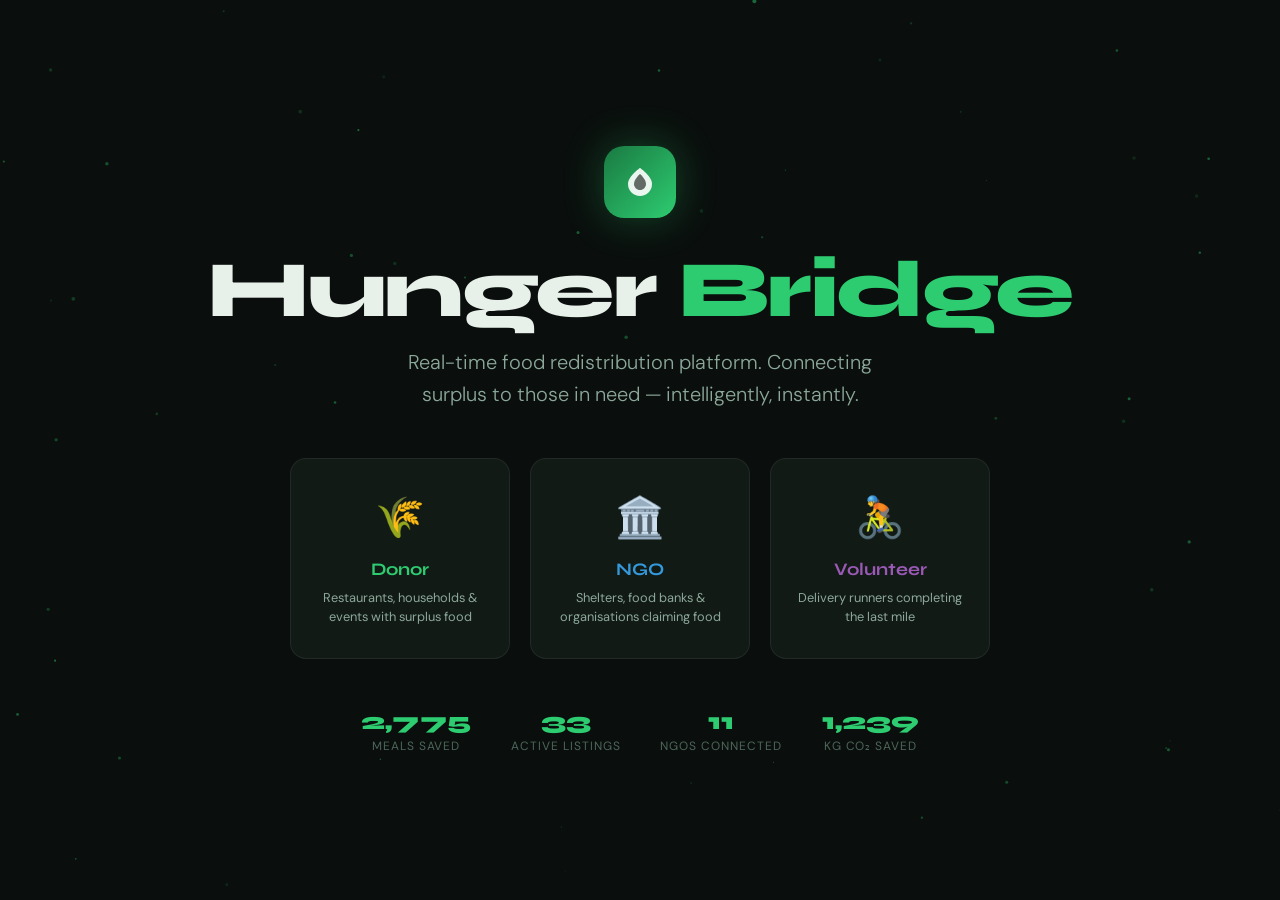
<file: frontend/index.html>
<!DOCTYPE html>
<html lang="en">
<head>
  <meta charset="UTF-8">
  <meta name="viewport" content="width=device-width, initial-scale=1.0">
  <title>Hunger Bridge — Real-Time Food Redistribution</title>
  <link rel="stylesheet" href="style.css">
</head>
<body>

<canvas id="particles"></canvas>

<div id="landing">
  <div class="logo-mark">
    <div class="logo-pulse"></div>
    <div class="logo-pulse"></div>
    <svg viewBox="0 0 40 40" fill="none" xmlns="http://www.w3.org/2000/svg">
      <path d="M20 6C20 6 8 14 8 22C8 28.627 13.373 34 20 34C26.627 34 32 28.627 32 22C32 14 20 6 20 6Z" fill="white" opacity="0.9"/>
      <path d="M20 12C20 12 14 17 14 22C14 25.314 16.686 28 20 28C23.314 28 26 25.314 26 22C26 17 20 12 20 12Z" fill="#0a0f0d" opacity="0.6"/>
    </svg>
  </div>

  <h1 class="brand">Hunger<span> Bridge</span></h1>
  <p class="tagline">Real-time food redistribution platform. Connecting surplus to those in need — intelligently, instantly.</p>

  <div class="role-grid">
    <div class="role-card donor" onclick="location.href='donor.html'">
      <span class="role-icon">🌾</span>
      <div class="role-title">Donor</div>
      <div class="role-desc">Restaurants, households & events with surplus food</div>
    </div>
    <div class="role-card ngo" onclick="location.href='ngo.html'">
      <span class="role-icon">🏛️</span>
      <div class="role-title">NGO</div>
      <div class="role-desc">Shelters, food banks & organisations claiming food</div>
    </div>
    <div class="role-card volunteer" onclick="location.href='volunteer.html'">
      <span class="role-icon">🚴</span>
      <div class="role-title">Volunteer</div>
      <div class="role-desc">Delivery runners completing the last mile</div>
    </div>
  </div>

  <div class="stats-bar">
    <div class="stat"><div class="stat-num" id="ls-saved">0</div><div class="stat-label">Meals saved</div></div>
    <div class="stat"><div class="stat-num" id="ls-active">0</div><div class="stat-label">Active listings</div></div>
    <div class="stat"><div class="stat-num" id="ls-ngos">0</div><div class="stat-label">NGOs connected</div></div>
    <div class="stat"><div class="stat-num" id="ls-co2">0</div><div class="stat-label">kg CO₂ saved</div></div>
  </div>
</div>

<div id="toast-container"></div>

<script src="script.js"></script>
<script>
  // Animate landing counters
  const targets = { 'ls-saved': 2847, 'ls-active': 34, 'ls-ngos': 12, 'ls-co2': 1340 };
  Object.entries(targets).forEach(([id, target]) => {
    const el = document.getElementById(id);
    if (!el) return;
    let current = 0;
    const step = target / 40;
    const interval = setInterval(() => {
      current = Math.min(target, current + step);
      el.textContent = Math.floor(current).toLocaleString();
      if (current >= target) clearInterval(interval);
    }, 30);
  });
</script>
</body>
</html>
</file>
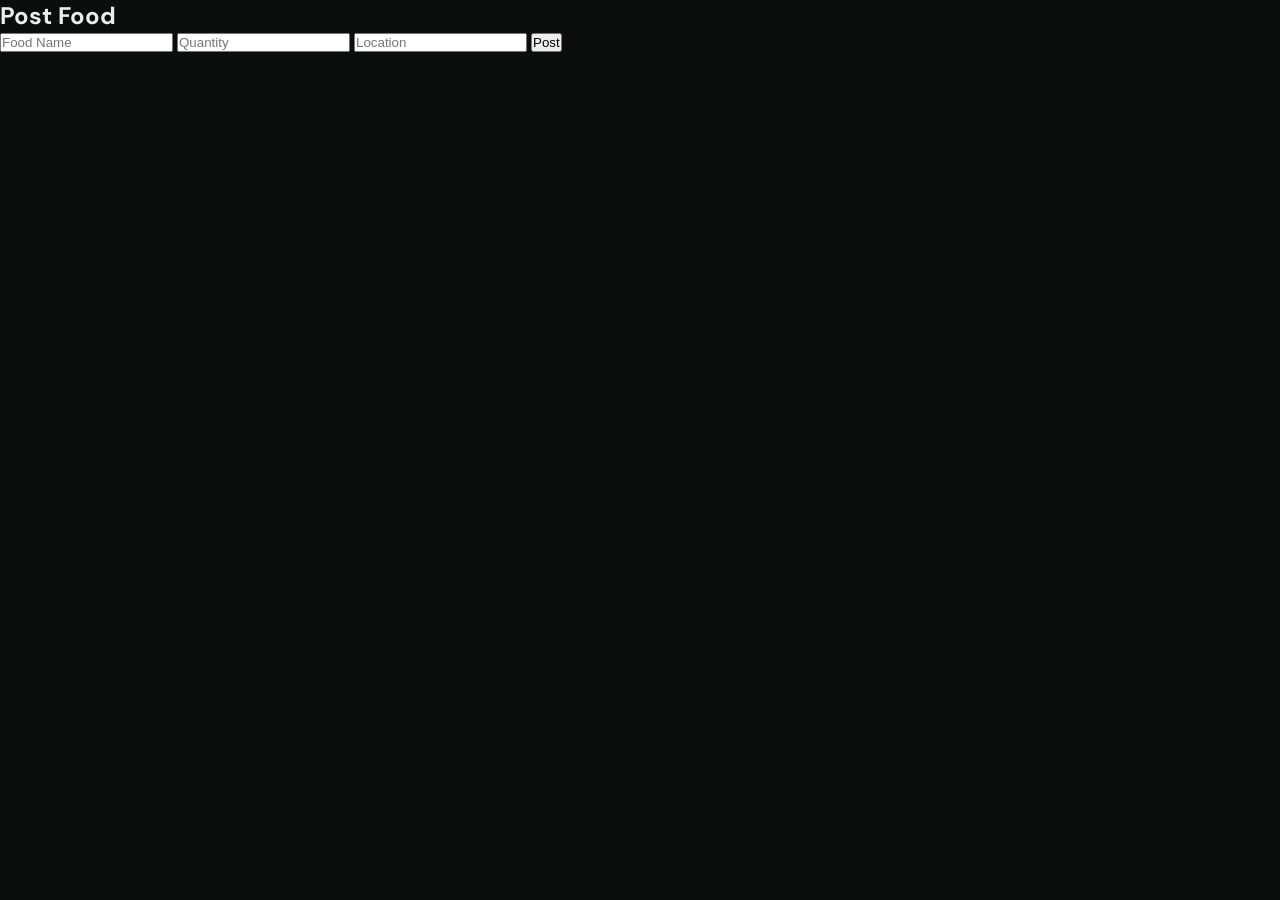
<file: frontend/donar.html>
<!DOCTYPE html>
<html>
<head>
  <title>Donor</title>
  <link rel="stylesheet" href="style.css">
</head>
<body>

<div class="container">
  <h2>Post Food</h2>

  <input id="title" placeholder="Food Name">
  <input id="quantity" placeholder="Quantity">
  <input id="location" placeholder="Location">

  <button onclick="postFood()">Post</button>
</div>

<script src="script.js"></script>
<script>
function postFood() {
  addFood(
    document.getElementById("title").value,
    document.getElementById("quantity").value,
    document.getElementById("location").value
  );

  alert("Food Posted!");
}
</script>

</body>
</html>
</file>
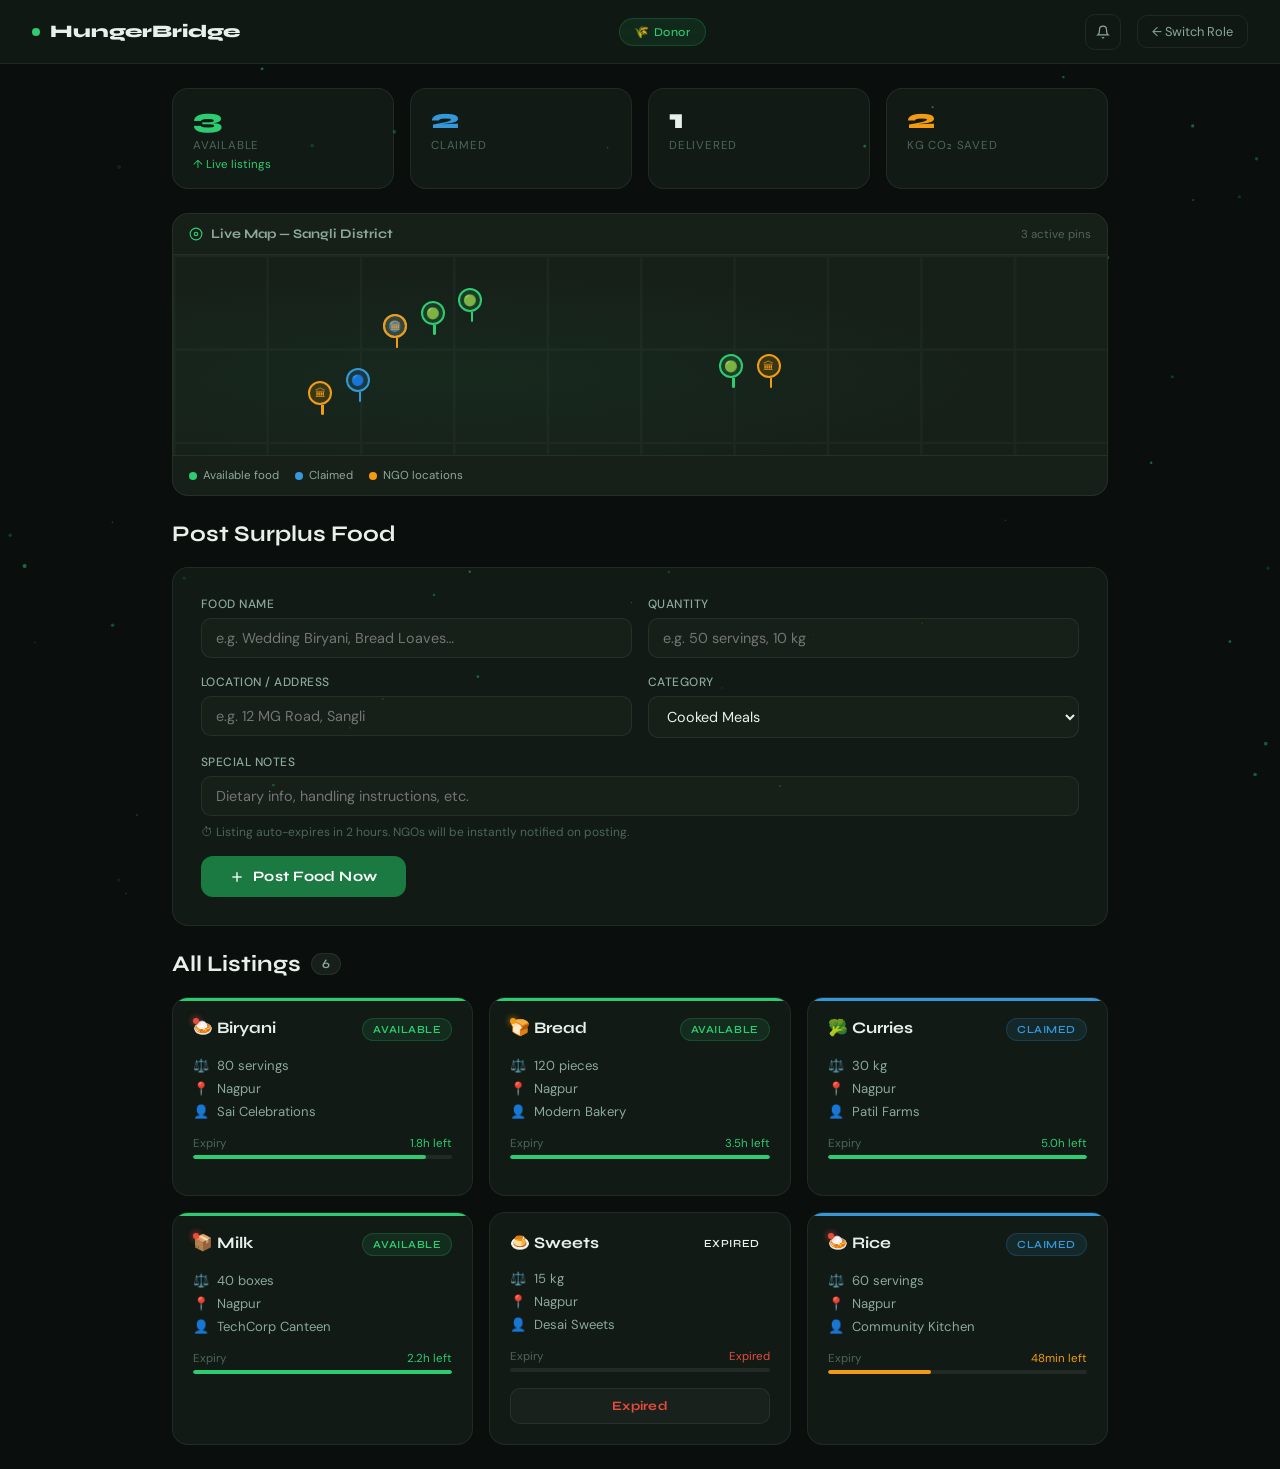
<file: frontend/donor.html>
<!DOCTYPE html>
<html lang="en">
<head>
  <meta charset="UTF-8">
  <meta name="viewport" content="width=device-width, initial-scale=1.0">
  <title>Hunger Bridge — Donor</title>
  <link rel="stylesheet" href="style.css">
</head>
<body>

<canvas id="particles"></canvas>

<div id="header-mount"></div>

<div class="app-body" id="page-body"></div>

<div id="toast-container"></div>

<script src="script.js"></script>
<script>
  // Inject shared header
  document.getElementById('header-mount').innerHTML = renderHeader('🌾 Donor', 'donor');

  function renderPage() {
    const foods = getFoods();
    const stats = {
      available: foods.filter(f => f.status === 'available').length,
      claimed:   foods.filter(f => f.status === 'claimed').length,
      delivered: foods.filter(f => f.status === 'delivered').length,
    };

    document.getElementById('page-body').innerHTML = `
      <div class="stats-row">
        <div class="stat-card green">
          <div class="stat-card-num">${stats.available}</div>
          <div class="stat-card-label">Available</div>
          <div class="stat-card-delta">↑ Live listings</div>
        </div>
        <div class="stat-card blue">
          <div class="stat-card-num">${stats.claimed}</div>
          <div class="stat-card-label">Claimed</div>
        </div>
        <div class="stat-card">
          <div class="stat-card-num" style="color:var(--text)">${stats.delivered}</div>
          <div class="stat-card-label">Delivered</div>
        </div>
        <div class="stat-card amber">
          <div class="stat-card-num">${Math.round(stats.delivered * 2.3)}</div>
          <div class="stat-card-label">kg CO₂ Saved</div>
        </div>
      </div>

      ${renderMap()}

      <div class="section-title">Post Surplus Food</div>
      <div class="post-form">
        <div class="form-grid">
          <div class="form-field">
            <label>Food Name</label>
            <input id="f-title" placeholder="e.g. Wedding Biryani, Bread Loaves…">
          </div>
          <div class="form-field">
            <label>Quantity</label>
            <input id="f-qty" placeholder="e.g. 50 servings, 10 kg">
          </div>
          <div class="form-field">
            <label>Location / Address</label>
            <input id="f-loc" placeholder="e.g. 12 MG Road, Sangli">
          </div>
          <div class="form-field">
            <label>Category</label>
            <select id="f-cat">
              <option>Cooked Meals</option>
              <option>Bakery</option>
              <option>Produce</option>
              <option>Packaged</option>
              <option>Sweets</option>
              <option>Other</option>
            </select>
          </div>
          <div class="form-field full">
            <label>Special Notes</label>
            <input id="f-notes" placeholder="Dietary info, handling instructions, etc.">
          </div>
        </div>
        <p class="expiry-note">⏱ Listing auto-expires in 2 hours. NGOs will be instantly notified on posting.</p>
        <button class="btn-primary" onclick="postFood()">
          <svg width="16" height="16" viewBox="0 0 24 24" fill="none" stroke="currentColor" stroke-width="2">
            <line x1="12" y1="5" x2="12" y2="19"/>
            <line x1="5" y1="12" x2="19" y2="12"/>
          </svg>
          Post Food Now
        </button>
      </div>

      <div class="section-title">All Listings <span class="count-badge">${foods.length}</span></div>
      <div class="food-grid" id="food-list">
        ${foods.map(f => renderFoodCard(f, 'donor')).join('')}
      </div>`;
  }

  function postFood() {
    const title = document.getElementById('f-title').value.trim();
    const qty   = document.getElementById('f-qty').value.trim();
    const loc   = document.getElementById('f-loc').value.trim();
    const cat   = document.getElementById('f-cat').value;
    if (!title || !qty || !loc) { toast('Please fill in all required fields', 'warn', '⚠'); return; }

    const foods = getFoods();
    foods.push({
      id:       Date.now(),
      title, quantity: qty, location: loc, category: cat,
      status:   'available',
      expiry:   Date.now() + 2 * 3600000,
      posted:   Date.now(),
      donor:    'You',
      priority: (qty.includes('kg') && parseInt(qty) > 20) ? 'high' : 'medium',
      lat:      16.864 + (Math.random() - 0.5) * 0.05,
      lng:      74.571 + (Math.random() - 0.5) * 0.05,
    });
    saveFoods(foods);
    addNotif('green', 'Food Posted Successfully', `${title} — ${qty} listed for ${loc}`);
    toast(`"${title}" posted! NGOs notified instantly.`, 'success', '🌾');
    ['f-title','f-qty','f-loc','f-notes'].forEach(id => { const el = document.getElementById(id); if (el) el.value = ''; });
    renderPage();
  }

  renderPage();
</script>
</body>
</html>
</file>
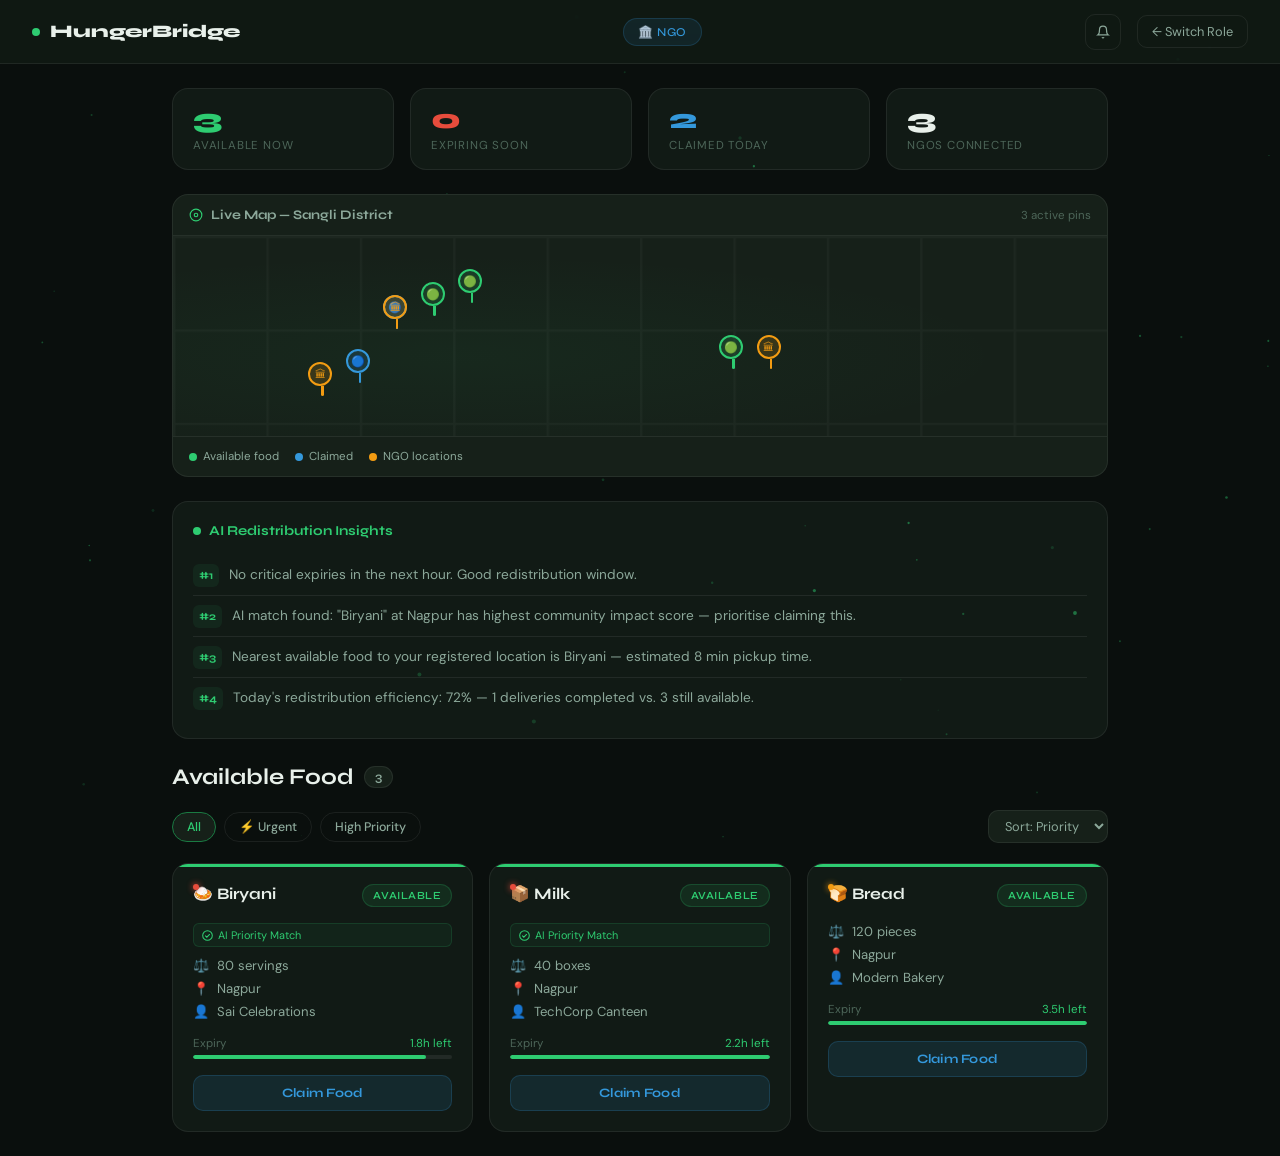
<file: frontend/ngo.html>
<!DOCTYPE html>
<html lang="en">
<head>
  <meta charset="UTF-8">
  <meta name="viewport" content="width=device-width, initial-scale=1.0">
  <title>Hunger Bridge — NGO</title>
  <link rel="stylesheet" href="style.css">
</head>
<body>

<canvas id="particles"></canvas>

<div id="header-mount"></div>

<div class="app-body" id="page-body"></div>

<div id="toast-container"></div>

<script src="script.js"></script>
<script>
  document.getElementById('header-mount').innerHTML = renderHeader('🏛️ NGO', 'ngo');

  let filterStatus = 'all';

  function renderPage() {
    const foods     = getFoods();
    const available = foods.filter(f => f.status === 'available');
    const urgent    = available.filter(f => getExpiryInfo(f.expiry).hours < 1);
    const sorted    = [...available].sort((a, b) => {
      const priorityMap = { high: 0, medium: 1, low: 2 };
      const ap = priorityMap[a.priority] ?? 2;
      const bp = priorityMap[b.priority] ?? 2;
      const ae = getExpiryInfo(a.expiry).hours;
      const be = getExpiryInfo(b.expiry).hours;
      return (ap - bp) || (ae - be);
    });

    const urgencyBanner = urgent.length > 0
      ? `<div class="urgency-section">
           <div class="urgency-icon">🚨</div>
           <div class="urgency-text">
             <h4>${urgent.length} listing${urgent.length > 1 ? 's' : ''} expiring in under 60 minutes</h4>
             <p>Claim immediately to prevent food waste — these are prioritised by AI matching.</p>
           </div>
         </div>` : '';

    document.getElementById('page-body').innerHTML = `
      <div class="stats-row">
        <div class="stat-card green">
          <div class="stat-card-num">${available.length}</div>
          <div class="stat-card-label">Available Now</div>
        </div>
        <div class="stat-card red">
          <div class="stat-card-num">${urgent.length}</div>
          <div class="stat-card-label">Expiring Soon</div>
        </div>
        <div class="stat-card blue">
          <div class="stat-card-num">${foods.filter(f => f.status === 'claimed').length}</div>
          <div class="stat-card-label">Claimed Today</div>
        </div>
        <div class="stat-card">
          <div class="stat-card-num" style="color:var(--text)">3</div>
          <div class="stat-card-label">NGOs Connected</div>
        </div>
      </div>

      ${renderMap()}
      ${urgencyBanner}

      <div class="ai-section">
        <div class="ai-section-header"><div class="ai-pulse"></div> AI Redistribution Insights</div>
        <div id="ai-insights"><span class="typing-cursor"></span></div>
      </div>

      <div class="section-title">Available Food <span class="count-badge">${available.length}</span></div>
      <div class="filter-bar">
        <button class="filter-chip ${filterStatus==='all'    ?'active':''}" onclick="setFilter('all')">All</button>
        <button class="filter-chip ${filterStatus==='urgent' ?'active':''}" onclick="setFilter('urgent')">⚡ Urgent</button>
        <button class="filter-chip ${filterStatus==='high'   ?'active':''}" onclick="setFilter('high')">High Priority</button>
        <div class="filter-spacer"></div>
        <select class="sort-select" onchange="resortNGO(this.value)">
          <option value="priority">Sort: Priority</option>
          <option value="expiry">Sort: Expiry</option>
        </select>
      </div>
      <div class="food-grid" id="food-list">
        ${sorted.map(f => renderFoodCard(f, 'ngo')).join('')}
        ${sorted.length === 0 ? '<div class="empty-state"><p>No available food listings right now.<br>Check back soon!</p></div>' : ''}
      </div>`;

    setTimeout(typeAIInsights, 400);
  }

  function typeAIInsights() {
    const foods     = getFoods();
    const available = foods.filter(f => f.status === 'available');
    const urgent    = available.filter(f => getExpiryInfo(f.expiry).hours < 1);
    const highPrio  = available.filter(f => f.priority === 'high');
    const insights  = [
      urgent.length > 0
        ? `${urgent.length} listing${urgent.length > 1 ? 's are' : ' is'} expiring within 60 minutes — immediate claim prevents total waste.`
        : 'No critical expiries in the next hour. Good redistribution window.',
      highPrio.length > 0
        ? `AI match found: "${highPrio[0].title}" at ${highPrio[0].location} has highest community impact score — prioritise claiming this.`
        : 'All current listings are medium to low priority.',
      `Nearest available food to your registered location is ${available[0]?.title || 'N/A'} — estimated 8 min pickup time.`,
      `Today's redistribution efficiency: 72% — ${foods.filter(f => f.status === 'delivered').length} deliveries completed vs. ${available.length} still available.`,
    ];
    const el = document.getElementById('ai-insights');
    if (!el) return;
    el.innerHTML = '';
    insights.forEach((text, i) => {
      const div = document.createElement('div');
      div.className = 'ai-insight-item';
      div.innerHTML = `<span class="ai-insight-num">#${i + 1}</span><span>${text}</span>`;
      div.style.opacity = '0';
      el.appendChild(div);
      setTimeout(() => { div.style.transition = 'opacity 0.4s'; div.style.opacity = '1'; }, i * 300 + 200);
    });
  }

  function setFilter(status) {
    filterStatus = status;
    const foods    = getFoods().filter(f => f.status === 'available');
    let filtered   = foods;
    if (status === 'urgent') filtered = foods.filter(f => getExpiryInfo(f.expiry).hours < 1);
    if (status === 'high')   filtered = foods.filter(f => f.priority === 'high');
    document.querySelectorAll('.filter-chip').forEach(c => c.classList.remove('active'));
    event.target.classList.add('active');
    const list = document.getElementById('food-list');
    if (list) list.innerHTML = filtered.map(f => renderFoodCard(f, 'ngo')).join('')
      || '<div class="empty-state"><p>No listings match this filter.</p></div>';
  }

  function resortNGO(sortBy) {
    const foods  = getFoods().filter(f => f.status === 'available');
    const sorted = sortBy === 'expiry'
      ? [...foods].sort((a, b) => a.expiry - b.expiry)
      : [...foods].sort((a, b) => { const m = { high:0, medium:1, low:2 }; return (m[a.priority]||2) - (m[b.priority]||2); });
    const list = document.getElementById('food-list');
    if (list) list.innerHTML = sorted.map(f => renderFoodCard(f, 'ngo')).join('');
  }

  renderPage();
</script>
</body>
</html>
</file>
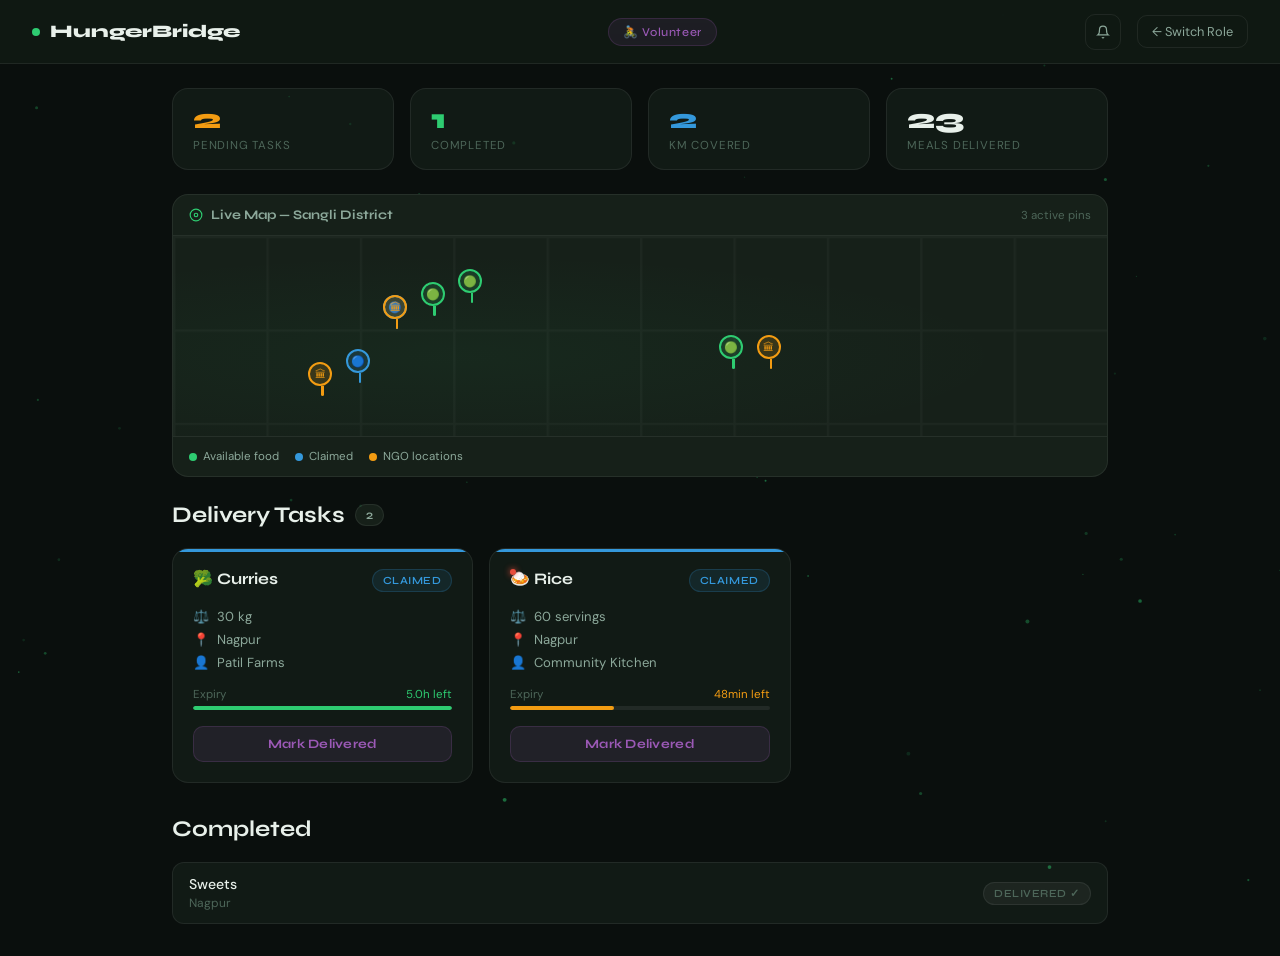
<file: frontend/volunteer.html>
<!DOCTYPE html>
<html lang="en">
<head>
  <meta charset="UTF-8">
  <meta name="viewport" content="width=device-width, initial-scale=1.0">
  <title>HungerBridge — Volunteer</title>
  <link rel="stylesheet" href="style.css">
</head>
<body>

<canvas id="particles"></canvas>

<div id="header-mount"></div>

<div class="app-body" id="page-body"></div>

<div id="toast-container"></div>

<script src="script.js"></script>
<script>
  document.getElementById('header-mount').innerHTML = renderHeader('🚴 Volunteer', 'volunteer');

  function renderPage() {
    const foods     = getFoods();
    const claimed   = foods.filter(f => f.status === 'claimed');
    const delivered = foods.filter(f => f.status === 'delivered');

    document.getElementById('page-body').innerHTML = `
      <div class="stats-row">
        <div class="stat-card amber">
          <div class="stat-card-num">${claimed.length}</div>
          <div class="stat-card-label">Pending Tasks</div>
        </div>
        <div class="stat-card green">
          <div class="stat-card-num">${delivered.length}</div>
          <div class="stat-card-label">Completed</div>
        </div>
        <div class="stat-card blue">
          <div class="stat-card-num">${Math.round(delivered.length * 1.8)}</div>
          <div class="stat-card-label">km Covered</div>
        </div>
        <div class="stat-card">
          <div class="stat-card-num" style="color:var(--text)">${Math.round(delivered.length * 23)}</div>
          <div class="stat-card-label">Meals Delivered</div>
        </div>
      </div>

      ${renderMap()}

      <div class="section-title">Delivery Tasks <span class="count-badge">${claimed.length}</span></div>
      <div class="food-grid" id="food-list">
        ${claimed.map(f => renderFoodCard(f, 'volunteer')).join('')}
        ${claimed.length === 0
          ? `<div class="empty-state">
               <svg width="48" height="48" viewBox="0 0 24 24" fill="none" stroke="currentColor" stroke-width="1.5">
                 <path d="M9 12l2 2 4-4"/><circle cx="12" cy="12" r="10"/>
               </svg>
               <p>All deliveries complete!<br>Great work.</p>
             </div>` : ''}
      </div>

      ${delivered.length > 0 ? `
        <div class="history-section">
          <div class="section-title">Completed</div>
          ${delivered.map(f => `
            <div class="history-item">
              <div class="history-info">
                <h4>${f.title}</h4>
                <p>${f.location}</p>
              </div>
              <span class="status-badge delivered">Delivered ✓</span>
            </div>`).join('')}
        </div>` : ''}`;
  }

  renderPage();
</script>
</body>
</html>
</file>
<file: frontend/style.css>
@import url('https://fonts.googleapis.com/css2?family=Syne:wght@400;600;700;800&family=DM+Sans:ital,wght@0,300;0,400;0,500;1,300&display=swap');

:root {
  --bg: #0a0f0d;
  --surface: #111a15;
  --surface2: #162019;
  --border: rgba(255,255,255,0.07);
  --border2: rgba(255,255,255,0.12);
  --text: #e8f0ea;
  --text2: #8ca89a;
  --text3: #4d6659;
  --green: #2ecc71;
  --green2: #27ae60;
  --green3: #1a7a42;
  --amber: #f39c12;
  --red: #e74c3c;
  --blue: #3498db;
  --purple: #9b59b6;
  --card-radius: 16px;
  --font: 'DM Sans', sans-serif;
  --head: 'Syne', sans-serif;
}

* { box-sizing: border-box; margin: 0; padding: 0; }
body { background: var(--bg); color: var(--text); font-family: var(--font); min-height: 100vh; overflow-x: hidden; }

/* PARTICLES BG */
#particles { position: fixed; inset: 0; pointer-events: none; z-index: 0; }

/* LANDING */
#landing { position: relative; z-index: 1; min-height: 100vh; display: flex; flex-direction: column; align-items: center; justify-content: center; padding: 2rem; text-align: center; }
.logo-mark { width: 72px; height: 72px; border-radius: 20px; background: linear-gradient(135deg, var(--green3), var(--green)); display: flex; align-items: center; justify-content: center; margin: 0 auto 2rem; position: relative; overflow: hidden; box-shadow: 0 0 40px rgba(46,204,113,0.3); }
.logo-mark svg { width: 40px; height: 40px; }
.logo-pulse { position: absolute; inset: -8px; border-radius: 28px; border: 2px solid var(--green); opacity: 0; animation: pulse-ring 2.5s ease-out infinite; }
.logo-pulse:nth-child(2) { animation-delay: 0.8s; }
@keyframes pulse-ring { 0% { opacity: 0.6; transform: scale(1); } 100% { opacity: 0; transform: scale(1.5); } }
.brand { font-family: var(--head); font-size: clamp(2.5rem, 8vw, 5rem); font-weight: 800; letter-spacing: -0.03em; color: var(--text); line-height: 1; }
.brand span { color: var(--green); }
.tagline { font-size: clamp(1rem, 2.5vw, 1.25rem); color: var(--text2); margin: 1rem 0 3rem; font-weight: 300; max-width: 480px; line-height: 1.6; }
.role-grid { display: grid; grid-template-columns: repeat(3, 1fr); gap: 1.25rem; width: 100%; max-width: 700px; margin: 0 auto; }
.role-card { background: var(--surface); border: 1px solid var(--border); border-radius: var(--card-radius); padding: 2rem 1.5rem; cursor: pointer; transition: all 0.3s cubic-bezier(0.4,0,0.2,1); position: relative; overflow: hidden; }
.role-card::before { content: ''; position: absolute; inset: 0; opacity: 0; transition: opacity 0.3s; }
.role-card.donor::before { background: radial-gradient(circle at 50% 0%, rgba(46,204,113,0.15), transparent 70%); }
.role-card.ngo::before { background: radial-gradient(circle at 50% 0%, rgba(52,152,219,0.15), transparent 70%); }
.role-card.volunteer::before { background: radial-gradient(circle at 50% 0%, rgba(155,89,182,0.15), transparent 70%); }
.role-card:hover { transform: translateY(-4px); border-color: var(--border2); }
.role-card:hover::before { opacity: 1; }
.role-card.donor:hover { box-shadow: 0 12px 40px rgba(46,204,113,0.15); }
.role-card.ngo:hover { box-shadow: 0 12px 40px rgba(52,152,219,0.15); }
.role-card.volunteer:hover { box-shadow: 0 12px 40px rgba(155,89,182,0.15); }
.role-icon { font-size: 2.5rem; margin-bottom: 1rem; display: block; }
.role-title { font-family: var(--head); font-size: 1.1rem; font-weight: 700; margin-bottom: 0.5rem; }
.role-desc { font-size: 0.8rem; color: var(--text2); line-height: 1.5; }
.role-card.donor .role-title { color: var(--green); }
.role-card.ngo .role-title { color: var(--blue); }
.role-card.volunteer .role-title { color: var(--purple); }
.stats-bar { display: flex; gap: 2.5rem; margin-top: 3rem; justify-content: center; }
.stat { text-align: center; }
.stat-num { font-family: var(--head); font-size: 1.5rem; font-weight: 800; color: var(--green); }
.stat-label { font-size: 0.75rem; color: var(--text3); text-transform: uppercase; letter-spacing: 0.08em; margin-top: 2px; }

/* APP SHELL */
.app-header { background: rgba(17,26,21,0.85); border-bottom: 1px solid var(--border); padding: 0 2rem; height: 64px; display: flex; align-items: center; justify-content: space-between; position: sticky; top: 0; z-index: 100; backdrop-filter: blur(20px); }
.app-logo { font-family: var(--head); font-size: 1.1rem; font-weight: 800; display: flex; align-items: center; gap: 10px; text-decoration: none; color: var(--text); }
.app-logo .dot { width: 8px; height: 8px; background: var(--green); border-radius: 50%; display: inline-block; animation: blink 2s ease-in-out infinite; }
@keyframes blink { 0%,100% { opacity: 1; } 50% { opacity: 0.3; } }
.role-badge { display: flex; align-items: center; gap: 8px; }
.role-pill { padding: 6px 14px; border-radius: 100px; font-size: 0.75rem; font-weight: 500; font-family: var(--head); letter-spacing: 0.05em; }
.role-pill.donor { background: rgba(46,204,113,0.1); color: var(--green); border: 1px solid rgba(46,204,113,0.2); }
.role-pill.ngo { background: rgba(52,152,219,0.1); color: var(--blue); border: 1px solid rgba(52,152,219,0.2); }
.role-pill.volunteer { background: rgba(155,89,182,0.1); color: var(--purple); border: 1px solid rgba(155,89,182,0.2); }
.btn-back { background: none; border: 1px solid var(--border); color: var(--text2); padding: 7px 14px; border-radius: 10px; cursor: pointer; font-family: var(--font); font-size: 0.8rem; transition: all 0.2s; text-decoration: none; display: inline-flex; align-items: center; }
.btn-back:hover { border-color: var(--border2); color: var(--text); }
.header-actions { display: flex; align-items: center; gap: 1rem; }
.notif-btn { position: relative; background: none; border: 1px solid var(--border); border-radius: 10px; width: 36px; height: 36px; cursor: pointer; display: flex; align-items: center; justify-content: center; color: var(--text2); transition: all 0.2s; }
.notif-btn:hover { border-color: var(--border2); color: var(--text); }
.notif-dot { position: absolute; top: 6px; right: 6px; width: 7px; height: 7px; background: var(--red); border-radius: 50%; border: 1.5px solid var(--surface); }

/* NOTIFICATION PANEL */
.notif-panel { position: fixed; top: 72px; right: 1rem; width: 340px; background: var(--surface); border: 1px solid var(--border2); border-radius: var(--card-radius); z-index: 200; display: none; max-height: 400px; overflow-y: auto; box-shadow: 0 20px 60px rgba(0,0,0,0.5); }
.notif-panel.open { display: block; animation: slideDown 0.2s ease; }
@keyframes slideDown { from { opacity: 0; transform: translateY(-8px); } to { opacity: 1; transform: translateY(0); } }
.notif-header { padding: 1rem 1.25rem; border-bottom: 1px solid var(--border); display: flex; justify-content: space-between; align-items: center; }
.notif-header span { font-family: var(--head); font-size: 0.9rem; font-weight: 700; }
.notif-item { padding: 0.9rem 1.25rem; border-bottom: 1px solid var(--border); display: flex; gap: 10px; align-items: flex-start; animation: fadeInUp 0.3s ease; }
@keyframes fadeInUp { from { opacity: 0; transform: translateY(6px); } to { opacity: 1; transform: translateY(0); } }
.notif-icon { width: 32px; height: 32px; border-radius: 10px; display: flex; align-items: center; justify-content: center; flex-shrink: 0; font-size: 14px; }
.notif-icon.green { background: rgba(46,204,113,0.1); color: var(--green); }
.notif-icon.blue { background: rgba(52,152,219,0.1); color: var(--blue); }
.notif-icon.amber { background: rgba(243,156,18,0.1); color: var(--amber); }
.notif-icon.red { background: rgba(231,76,60,0.1); color: var(--red); }
.notif-text { flex: 1; }
.notif-title { font-size: 0.82rem; color: var(--text); font-weight: 500; }
.notif-time { font-size: 0.72rem; color: var(--text3); margin-top: 2px; }

/* MAP PANEL */
.map-panel { background: var(--surface2); border: 1px solid var(--border); border-radius: var(--card-radius); overflow: hidden; position: relative; margin-bottom: 1.5rem; }
.map-canvas { height: 200px; position: relative; overflow: hidden; }
.map-grid { position: absolute; inset: 0; }
.map-overlay { position: absolute; inset: 0; background: radial-gradient(ellipse at 30% 60%, rgba(46,204,113,0.05), transparent 60%); }
.map-legend { padding: 0.75rem 1rem; display: flex; gap: 1rem; border-top: 1px solid var(--border); }
.map-legend-item { display: flex; align-items: center; gap: 6px; font-size: 0.72rem; color: var(--text2); }
.map-legend-dot { width: 8px; height: 8px; border-radius: 50%; }
.pin { position: absolute; cursor: pointer; transform: translate(-50%, -100%); transition: all 0.3s; }
.pin:hover { transform: translate(-50%, -100%) scale(1.2); z-index: 10; }
.pin-body { width: 28px; height: 34px; position: relative; }
.pin-circle { width: 24px; height: 24px; border-radius: 50%; border: 2.5px solid; display: flex; align-items: center; justify-content: center; font-size: 11px; position: relative; z-index: 2; }
.pin-tail { width: 2.5px; height: 10px; margin: 0 auto; border-radius: 0 0 2px 2px; }
.pin-label { font-size: 9px; font-weight: 600; font-family: var(--head); white-space: nowrap; background: var(--surface); border: 1px solid var(--border); padding: 2px 6px; border-radius: 6px; position: absolute; bottom: calc(100% + 4px); left: 50%; transform: translateX(-50%); opacity: 0; pointer-events: none; transition: opacity 0.2s; color: var(--text); }
.pin:hover .pin-label { opacity: 1; }
.pin.available .pin-circle { background: rgba(46,204,113,0.15); border-color: var(--green); color: var(--green); }
.pin.available .pin-tail { background: var(--green); }
.pin.claimed .pin-circle { background: rgba(52,152,219,0.15); border-color: var(--blue); color: var(--blue); }
.pin.claimed .pin-tail { background: var(--blue); }
.pin.ngo-loc .pin-circle { background: rgba(243,156,18,0.15); border-color: var(--amber); color: var(--amber); }
.pin.ngo-loc .pin-tail { background: var(--amber); }

/* MAIN CONTENT */
.app-body { padding: 1.5rem 2rem; max-width: 1000px; margin: 0 auto; }
.section-title { font-family: var(--head); font-size: 1.4rem; font-weight: 700; margin-bottom: 1.25rem; display: flex; align-items: center; gap: 10px; }
.section-title .count-badge { background: var(--surface2); border: 1px solid var(--border); border-radius: 100px; padding: 2px 10px; font-size: 0.8rem; font-weight: 600; color: var(--text2); }

/* DONOR FORM */
.post-form { background: var(--surface); border: 1px solid var(--border); border-radius: var(--card-radius); padding: 1.75rem; margin-bottom: 1.5rem; }
.form-grid { display: grid; grid-template-columns: 1fr 1fr; gap: 1rem; }
.form-field { display: flex; flex-direction: column; gap: 6px; }
.form-field.full { grid-column: 1 / -1; }
.form-field label { font-size: 0.75rem; color: var(--text2); font-weight: 500; letter-spacing: 0.04em; text-transform: uppercase; }
.form-field input, .form-field select, .form-field textarea { background: var(--surface2); border: 1px solid var(--border); color: var(--text); border-radius: 10px; padding: 10px 14px; font-family: var(--font); font-size: 0.9rem; outline: none; transition: border-color 0.2s; }
.form-field input:focus, .form-field select:focus { border-color: var(--green3); box-shadow: 0 0 0 3px rgba(46,204,113,0.08); }
.form-field select option { background: var(--surface2); }
.btn-primary { background: var(--green3); color: white; border: none; padding: 12px 28px; border-radius: 12px; font-family: var(--head); font-weight: 700; font-size: 0.9rem; cursor: pointer; transition: all 0.25s; display: flex; align-items: center; gap: 8px; margin-top: 1rem; letter-spacing: 0.03em; }
.btn-primary:hover { background: var(--green2); transform: translateY(-1px); box-shadow: 0 8px 24px rgba(46,204,113,0.25); }
.btn-primary:active { transform: translateY(0); }
.expiry-note { font-size: 0.75rem; color: var(--text3); margin-top: 8px; }

/* FOOD CARDS */
.food-grid { display: grid; grid-template-columns: repeat(auto-fill, minmax(280px, 1fr)); gap: 1rem; }
.food-card { background: var(--surface); border: 1px solid var(--border); border-radius: var(--card-radius); padding: 1.25rem; position: relative; overflow: hidden; transition: all 0.3s; animation: cardIn 0.4s ease forwards; }
@keyframes cardIn { from { opacity: 0; transform: translateY(12px); } to { opacity: 1; transform: translateY(0); } }
.food-card:hover { border-color: var(--border2); transform: translateY(-2px); }
.food-card::before { content: ''; position: absolute; top: 0; left: 0; right: 0; height: 3px; }
.food-card.available::before { background: var(--green); }
.food-card.claimed::before { background: var(--blue); }
.food-card.delivered::before { background: var(--text3); }
.food-card.urgent::before { background: var(--red); animation: urgent-pulse 1s ease-in-out infinite alternate; }
@keyframes urgent-pulse { from { opacity: 0.6; } to { opacity: 1; } }
.card-header { display: flex; justify-content: space-between; align-items: flex-start; margin-bottom: 1rem; }
.card-title { font-family: var(--head); font-size: 1rem; font-weight: 700; color: var(--text); }
.status-badge { padding: 4px 10px; border-radius: 100px; font-size: 0.68rem; font-weight: 600; font-family: var(--head); letter-spacing: 0.05em; text-transform: uppercase; }
.status-badge.available { background: rgba(46,204,113,0.1); color: var(--green); border: 1px solid rgba(46,204,113,0.2); }
.status-badge.claimed { background: rgba(52,152,219,0.1); color: var(--blue); border: 1px solid rgba(52,152,219,0.2); }
.status-badge.delivered { background: rgba(255,255,255,0.05); color: var(--text3); border: 1px solid var(--border); }
.status-badge.urgent { background: rgba(231,76,60,0.1); color: var(--red); border: 1px solid rgba(231,76,60,0.2); }
.card-meta { display: flex; flex-direction: column; gap: 6px; margin-bottom: 1rem; }
.meta-row { display: flex; align-items: center; gap: 8px; font-size: 0.82rem; color: var(--text2); }
.meta-icon { width: 16px; text-align: center; font-size: 13px; flex-shrink: 0; }
.expiry-bar { margin-bottom: 1rem; }
.expiry-label { display: flex; justify-content: space-between; font-size: 0.72rem; color: var(--text3); margin-bottom: 4px; }
.expiry-track { height: 4px; background: var(--border); border-radius: 100px; overflow: hidden; }
.expiry-fill { height: 100%; border-radius: 100px; transition: width 0.5s; }
.expiry-fill.fresh { background: var(--green); }
.expiry-fill.soon { background: var(--amber); }
.expiry-fill.urgent { background: var(--red); }
.card-actions { display: flex; gap: 8px; }
.btn-action { flex: 1; padding: 9px; border-radius: 10px; border: none; font-family: var(--head); font-size: 0.8rem; font-weight: 700; cursor: pointer; transition: all 0.2s; letter-spacing: 0.02em; }
.btn-claim { background: rgba(52,152,219,0.12); color: var(--blue); border: 1px solid rgba(52,152,219,0.2); }
.btn-claim:hover { background: rgba(52,152,219,0.2); }
.btn-deliver { background: rgba(155,89,182,0.12); color: var(--purple); border: 1px solid rgba(155,89,182,0.2); }
.btn-deliver:hover { background: rgba(155,89,182,0.2); }
.btn-done { background: rgba(255,255,255,0.03); color: var(--text3); border: 1px solid var(--border); cursor: default; }
.ai-match-badge { display: flex; align-items: center; gap: 5px; font-size: 0.68rem; color: var(--green); background: rgba(46,204,113,0.06); border: 1px solid rgba(46,204,113,0.15); border-radius: 6px; padding: 4px 8px; margin-bottom: 10px; }
.ai-match-badge svg { width: 11px; height: 11px; }
.priority-tag { position: absolute; top: 1.25rem; left: 1.25rem; width: 6px; height: 6px; border-radius: 50%; }
.priority-high { background: var(--red); box-shadow: 0 0 6px var(--red); }
.priority-medium { background: var(--amber); box-shadow: 0 0 6px var(--amber); }

/* FILTERS */
.filter-bar { display: flex; gap: 8px; margin-bottom: 1.25rem; flex-wrap: wrap; align-items: center; }
.filter-chip { padding: 6px 14px; border-radius: 100px; font-size: 0.78rem; font-weight: 500; border: 1px solid var(--border); background: none; color: var(--text2); cursor: pointer; transition: all 0.2s; font-family: var(--font); }
.filter-chip:hover { border-color: var(--border2); color: var(--text); }
.filter-chip.active { background: var(--surface2); border-color: var(--green3); color: var(--green); }
.filter-spacer { flex: 1; }
.sort-select { background: var(--surface2); border: 1px solid var(--border); color: var(--text2); border-radius: 10px; padding: 6px 12px; font-family: var(--font); font-size: 0.8rem; outline: none; cursor: pointer; }

/* STATS ROW */
.stats-row { display: grid; grid-template-columns: repeat(4, 1fr); gap: 1rem; margin-bottom: 1.5rem; }
.stat-card { background: var(--surface); border: 1px solid var(--border); border-radius: var(--card-radius); padding: 1rem 1.25rem; }
.stat-card-num { font-family: var(--head); font-size: 1.75rem; font-weight: 800; line-height: 1; }
.stat-card-label { font-size: 0.72rem; color: var(--text3); text-transform: uppercase; letter-spacing: 0.07em; margin-top: 5px; }
.stat-card-delta { font-size: 0.72rem; color: var(--green); margin-top: 4px; }
.stat-card.green .stat-card-num { color: var(--green); }
.stat-card.blue .stat-card-num { color: var(--blue); }
.stat-card.amber .stat-card-num { color: var(--amber); }
.stat-card.red .stat-card-num { color: var(--red); }

/* EMPTY STATE */
.empty-state { text-align: center; padding: 3rem; color: var(--text3); }
.empty-state svg { opacity: 0.3; margin-bottom: 1rem; }
.empty-state p { font-size: 0.9rem; }

/* TOAST */
#toast-container { position: fixed; bottom: 2rem; right: 2rem; z-index: 9999; display: flex; flex-direction: column; gap: 8px; pointer-events: none; }
.toast { background: var(--surface); border: 1px solid var(--border2); border-radius: 12px; padding: 12px 18px; display: flex; align-items: center; gap: 10px; font-size: 0.85rem; box-shadow: 0 8px 32px rgba(0,0,0,0.4); animation: toastIn 0.3s ease; pointer-events: auto; min-width: 260px; }
@keyframes toastIn { from { opacity: 0; transform: translateY(12px) scale(0.95); } to { opacity: 1; transform: none; } }
.toast.fade-out { animation: toastOut 0.3s ease forwards; }
@keyframes toastOut { to { opacity: 0; transform: translateY(8px) scale(0.97); } }
.toast-icon { width: 28px; height: 28px; border-radius: 8px; display: flex; align-items: center; justify-content: center; font-size: 13px; flex-shrink: 0; }
.toast.success .toast-icon { background: rgba(46,204,113,0.12); color: var(--green); }
.toast.info .toast-icon { background: rgba(52,152,219,0.12); color: var(--blue); }
.toast.warn .toast-icon { background: rgba(243,156,18,0.12); color: var(--amber); }
.toast-msg { flex: 1; color: var(--text); line-height: 1.4; }

/* URGENCY ALERT */
.urgency-section { background: rgba(231,76,60,0.05); border: 1px solid rgba(231,76,60,0.15); border-radius: var(--card-radius); padding: 1rem 1.25rem; margin-bottom: 1.25rem; display: flex; align-items: center; gap: 12px; }
.urgency-icon { font-size: 1.5rem; }
.urgency-text h4 { font-family: var(--head); font-size: 0.9rem; color: var(--red); font-weight: 700; }
.urgency-text p { font-size: 0.78rem; color: var(--text2); margin-top: 2px; }

/* AI INSIGHTS */
.ai-section { background: var(--surface); border: 1px solid var(--border); border-radius: var(--card-radius); padding: 1.25rem; margin-bottom: 1.5rem; }
.ai-section-header { display: flex; align-items: center; gap: 8px; font-family: var(--head); font-size: 0.85rem; font-weight: 700; color: var(--green); margin-bottom: 1rem; }
.ai-pulse { width: 8px; height: 8px; border-radius: 50%; background: var(--green); animation: blink 1.2s infinite; }
#ai-insights { font-size: 0.85rem; color: var(--text2); line-height: 1.7; }
.ai-insight-item { padding: 8px 0; border-bottom: 1px solid var(--border); display: flex; gap: 10px; align-items: flex-start; }
.ai-insight-item:last-child { border-bottom: none; }
.ai-insight-num { font-family: var(--head); font-size: 0.7rem; color: var(--green); font-weight: 700; background: rgba(46,204,113,0.08); padding: 2px 6px; border-radius: 6px; flex-shrink: 0; margin-top: 1px; }
.typing-cursor { display: inline-block; width: 8px; height: 14px; background: var(--green); border-radius: 2px; animation: blink 0.7s infinite; vertical-align: middle; }

/* DONOR HISTORY */
.history-section { margin-top: 2rem; }
.history-item { display: flex; justify-content: space-between; align-items: center; padding: 12px 16px; background: var(--surface); border: 1px solid var(--border); border-radius: 12px; margin-bottom: 8px; }
.history-info h4 { font-size: 0.88rem; font-weight: 500; }
.history-info p { font-size: 0.75rem; color: var(--text3); margin-top: 2px; }

/* RESPONSIVE */
@media (max-width: 600px) {
  .role-grid { grid-template-columns: 1fr; }
  .form-grid { grid-template-columns: 1fr; }
  .stats-row { grid-template-columns: repeat(2, 1fr); }
  .app-body { padding: 1rem; }
  .stats-bar { gap: 1.5rem; }
  .app-header { padding: 0 1rem; }
}
</file>
